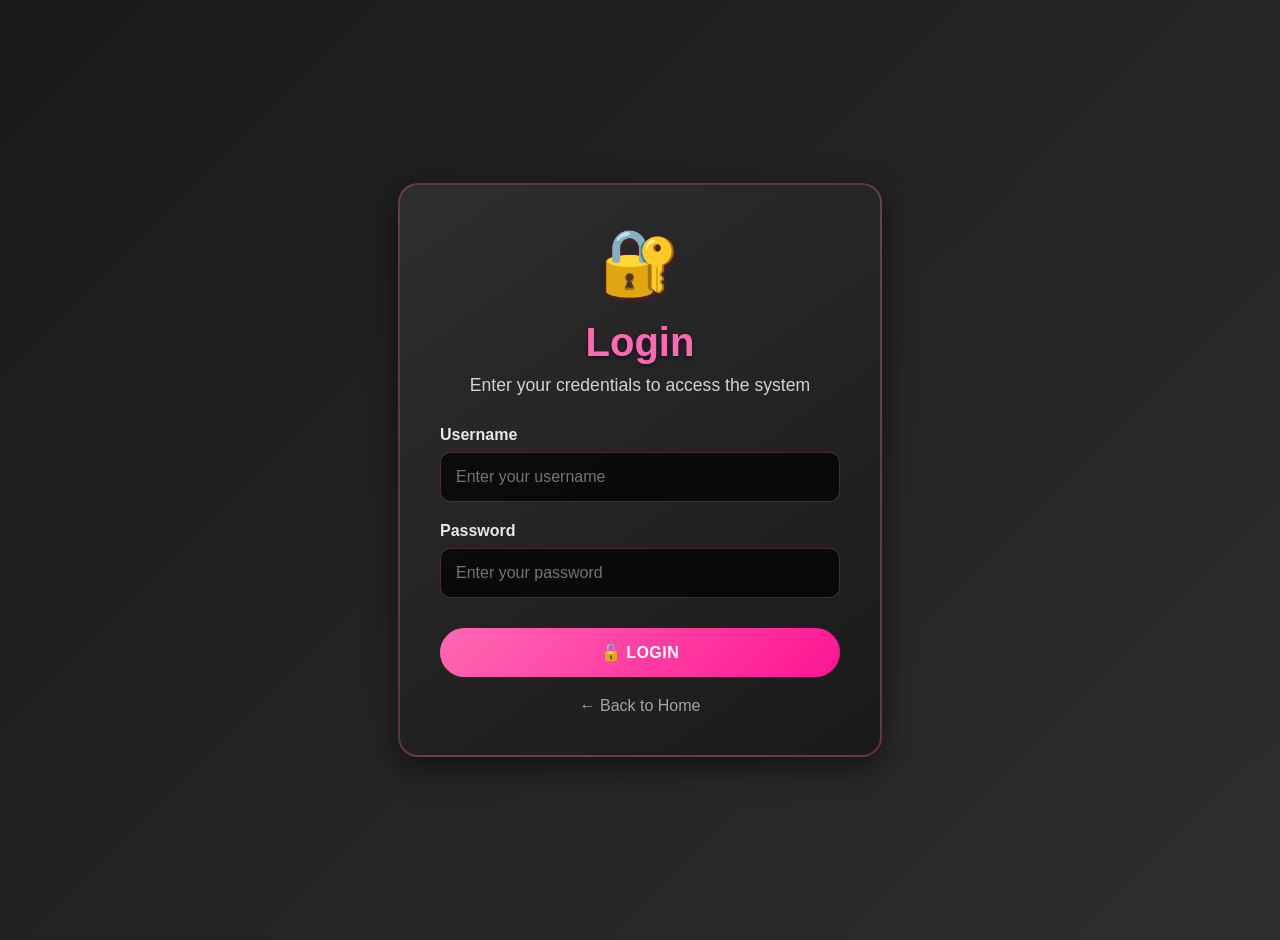
<file: login.html>
<!DOCTYPE html>
<html lang="en">
<head>
    <meta charset="UTF-8">
    <meta name="viewport" content="width=device-width, initial-scale=1.0">
    <title>🔐 Login - JOSEE'S FINEST</title>
    <style>
        body {
            background: linear-gradient(135deg, #1a1a1a 0%, #2d2d2d 100%);
            color: white;
            font-family: Arial, sans-serif;
            padding: 20px;
            margin: 0;
            min-height: 100vh;
            display: flex;
            align-items: center;
            justify-content: center;
        }
        .login-container {
            background: linear-gradient(145deg, #2d2d2d, #1a1a1a);
            border: 2px solid rgba(255, 105, 180, 0.3);
            border-radius: 20px;
            padding: 40px;
            max-width: 400px;
            width: 100%;
            text-align: center;
            box-shadow: 0 10px 30px rgba(0, 0, 0, 0.5);
        }
        .login-header {
            margin-bottom: 30px;
        }
        .login-header h1 {
            color: #ff69b4;
            font-size: 2.5em;
            margin: 0;
            text-shadow: 0 2px 4px rgba(0, 0, 0, 0.5);
        }
        .login-header p {
            color: rgba(255, 255, 255, 0.8);
            margin: 10px 0 0 0;
            font-size: 1.1em;
        }
        .form-group {
            margin-bottom: 20px;
            text-align: left;
        }
        .form-group label {
            display: block;
            margin-bottom: 8px;
            color: rgba(255, 255, 255, 0.9);
            font-weight: 600;
        }
        .form-group input {
            width: 100%;
            padding: 15px;
            border: 1px solid rgba(255, 105, 180, 0.3);
            border-radius: 10px;
            background: rgba(0, 0, 0, 0.7);
            color: white;
            font-size: 16px;
            transition: all 0.3s ease;
            box-sizing: border-box;
        }
        .form-group input:focus {
            outline: none;
            border-color: rgba(255, 105, 180, 0.5);
            box-shadow: 0 0 0 3px rgba(255, 105, 180, 0.2);
        }
        .login-btn {
            background: linear-gradient(135deg, #ff69b4, #ff1493);
            color: white;
            border: none;
            padding: 15px 30px;
            border-radius: 25px;
            font-weight: 600;
            cursor: pointer;
            transition: all 0.3s ease;
            text-transform: uppercase;
            letter-spacing: 0.5px;
            width: 100%;
            font-size: 16px;
            margin-top: 10px;
        }
        .login-btn:hover {
            transform: translateY(-2px);
            box-shadow: 0 4px 12px rgba(255, 105, 180, 0.4);
        }
        .back-link {
            display: inline-block;
            margin-top: 20px;
            color: rgba(255, 255, 255, 0.6);
            text-decoration: none;
            transition: color 0.3s ease;
        }
        .back-link:hover {
            color: #ff69b4;
        }
        .error-message {
            background: linear-gradient(145deg, #f44336, #d32f2f);
            color: white;
            padding: 15px;
            border-radius: 10px;
            margin: 20px 0;
            display: none;
            font-weight: 600;
        }
        .lock-icon {
            font-size: 4em;
            margin-bottom: 20px;
            color: #e50914;
            text-shadow: 0 2px 4px rgba(229, 9, 20, 0.3);
        }
    </style>
</head>
<body>
    <div class="login-container">
        <div class="lock-icon">🔐</div>
        <div class="login-header">
            <h1>Login</h1>
            <p>Enter your credentials to access the system</p>
        </div>
        
        <form id="loginForm">
            <div class="form-group">
                <label for="username">Username</label>
                <input type="text" id="username" name="username" placeholder="Enter your username" required>
            </div>
            <div class="form-group">
                <label for="password">Password</label>
                <input type="password" id="password" name="password" placeholder="Enter your password" required>
            </div>
            
            <div id="errorMessage" class="error-message">
                ❌ Incorrect username or password. Please try again.
            </div>
            
            <button type="submit" class="login-btn">🔓 Login</button>
        </form>
        
        <a href="index.html" class="back-link">← Back to Home</a>
    </div>

    <script>
        // Simple login handling
        document.getElementById('loginForm').addEventListener('submit', function(e) {
            e.preventDefault();
            
            const username = document.getElementById('username').value;
            const password = document.getElementById('password').value;
            const errorMessage = document.getElementById('errorMessage');
            
            // Simple authentication (you can customize this)
            if (username === 'admin' && password === '4997G9749@j') {
                // Redirect to admin panel
                window.location.href = 'admin-panel.html';
            } else {
                // Show error message
                errorMessage.style.display = 'block';
                document.getElementById('password').value = '';
                document.getElementById('username').focus();
                
                // Hide error after 3 seconds
                setTimeout(() => {
                    errorMessage.style.display = 'none';
                }, 3000);
            }
        });
    </script>
</body>
</html>
</file>
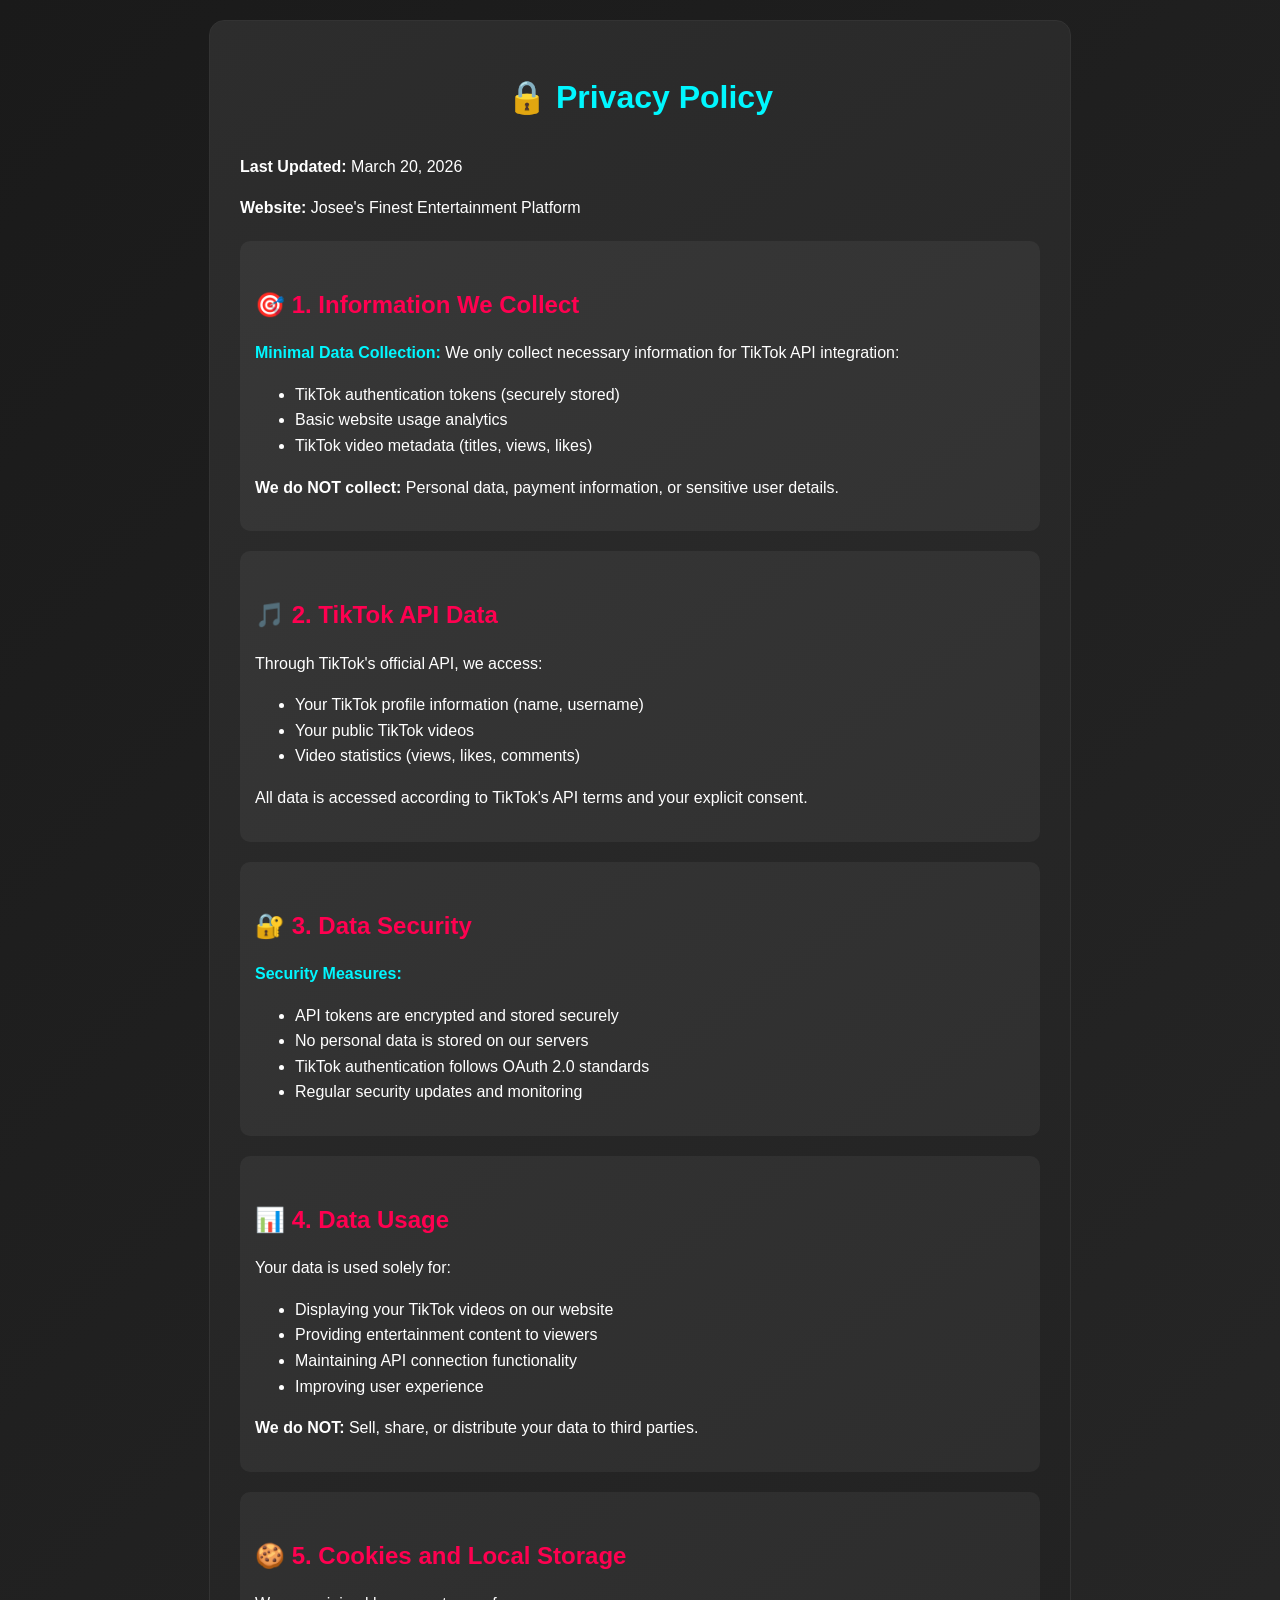
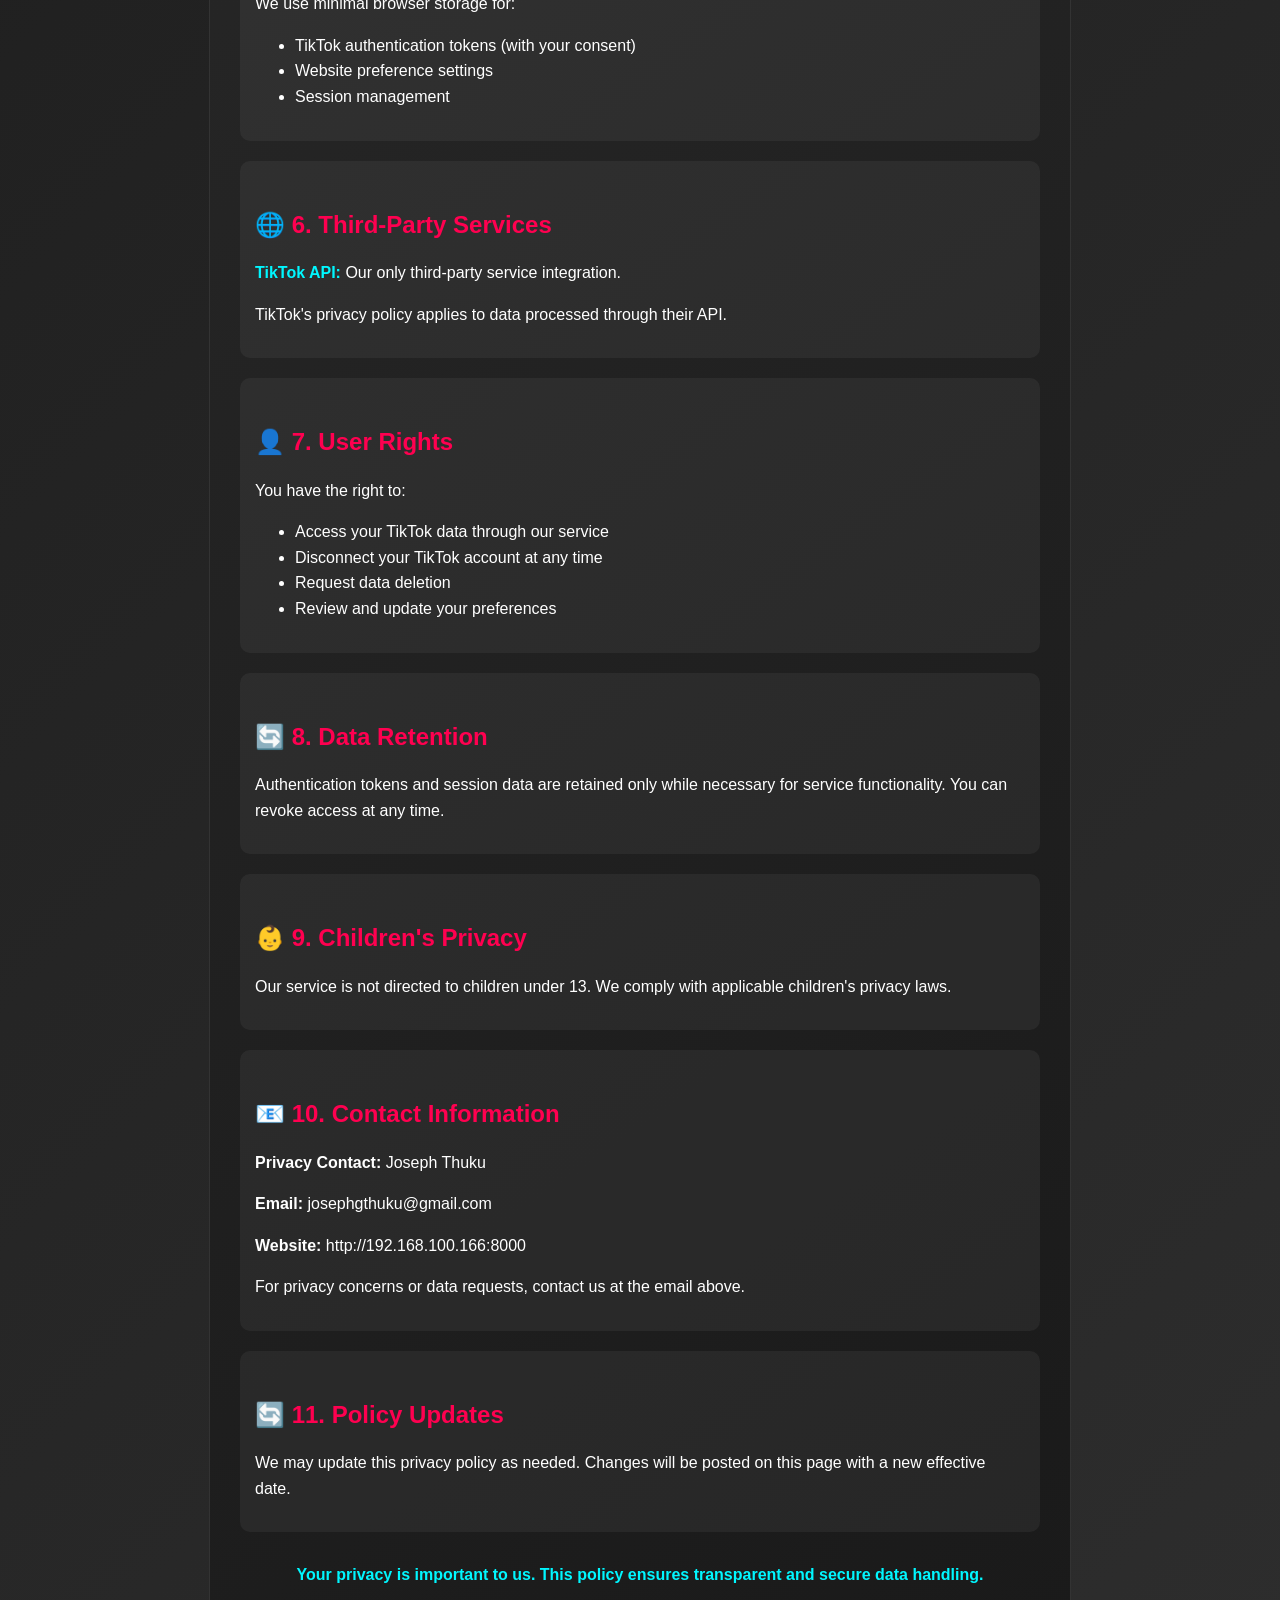
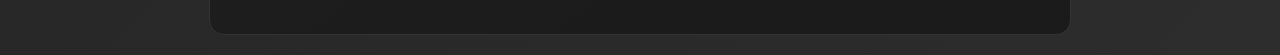
<file: privacy-policy.html>
<!DOCTYPE html>
<html lang="en">
<head>
    <meta charset="UTF-8">
    <meta name="viewport" content="width=device-width, initial-scale=1.0">
    <title>Privacy Policy - Josee's Finest</title>
    <style>
        body {
            background: linear-gradient(135deg, #1a1a1a 0%, #2d2d2d 100%);
            color: white;
            font-family: Arial, sans-serif;
            margin: 0;
            padding: 20px;
            line-height: 1.6;
        }
        .container {
            max-width: 800px;
            margin: 0 auto;
            background: linear-gradient(145deg, #2d2d2d, #1a1a1a);
            border: 1px solid #333;
            border-radius: 15px;
            padding: 30px;
        }
        h1 {
            color: #00f7ff;
            text-align: center;
            margin-bottom: 30px;
        }
        h2 {
            color: #ff0050;
            margin-top: 30px;
            margin-bottom: 15px;
        }
        .section {
            margin: 20px 0;
            padding: 15px;
            background: rgba(255, 255, 255, 0.05);
            border-radius: 10px;
        }
        .highlight {
            color: #00f7ff;
            font-weight: bold;
        }
    </style>
</head>
<body>
    <div class="container">
        <h1>🔒 Privacy Policy</h1>
        <p><strong>Last Updated:</strong> March 20, 2026</p>
        <p><strong>Website:</strong> Josee's Finest Entertainment Platform</p>

        <div class="section">
            <h2>🎯 1. Information We Collect</h2>
            <p><span class="highlight">Minimal Data Collection:</span> We only collect necessary information for TikTok API integration:</p>
            <ul>
                <li>TikTok authentication tokens (securely stored)</li>
                <li>Basic website usage analytics</li>
                <li>TikTok video metadata (titles, views, likes)</li>
            </ul>
            <p><strong>We do NOT collect:</strong> Personal data, payment information, or sensitive user details.</p>
        </div>

        <div class="section">
            <h2>🎵 2. TikTok API Data</h2>
            <p>Through TikTok's official API, we access:</p>
            <ul>
                <li>Your TikTok profile information (name, username)</li>
                <li>Your public TikTok videos</li>
                <li>Video statistics (views, likes, comments)</li>
            </ul>
            <p>All data is accessed according to TikTok's API terms and your explicit consent.</p>
        </div>

        <div class="section">
            <h2>🔐 3. Data Security</h2>
            <p><span class="highlight">Security Measures:</span></p>
            <ul>
                <li>API tokens are encrypted and stored securely</li>
                <li>No personal data is stored on our servers</li>
                <li>TikTok authentication follows OAuth 2.0 standards</li>
                <li>Regular security updates and monitoring</li>
            </ul>
        </div>

        <div class="section">
            <h2>📊 4. Data Usage</h2>
            <p>Your data is used solely for:</p>
            <ul>
                <li>Displaying your TikTok videos on our website</li>
                <li>Providing entertainment content to viewers</li>
                <li>Maintaining API connection functionality</li>
                <li>Improving user experience</li>
            </ul>
            <p><strong>We do NOT:</strong> Sell, share, or distribute your data to third parties.</p>
        </div>

        <div class="section">
            <h2>🍪 5. Cookies and Local Storage</h2>
            <p>We use minimal browser storage for:</p>
            <ul>
                <li>TikTok authentication tokens (with your consent)</li>
                <li>Website preference settings</li>
                <li>Session management</li>
            </ul>
        </div>

        <div class="section">
            <h2>🌐 6. Third-Party Services</h2>
            <p><span class="highlight">TikTok API:</span> Our only third-party service integration.</p>
            <p>TikTok's privacy policy applies to data processed through their API.</p>
        </div>

        <div class="section">
            <h2>👤 7. User Rights</h2>
            <p>You have the right to:</p>
            <ul>
                <li>Access your TikTok data through our service</li>
                <li>Disconnect your TikTok account at any time</li>
                <li>Request data deletion</li>
                <li>Review and update your preferences</li>
            </ul>
        </div>

        <div class="section">
            <h2>🔄 8. Data Retention</h2>
            <p>Authentication tokens and session data are retained only while necessary for service functionality. You can revoke access at any time.</p>
        </div>

        <div class="section">
            <h2>👶 9. Children's Privacy</h2>
            <p>Our service is not directed to children under 13. We comply with applicable children's privacy laws.</p>
        </div>

        <div class="section">
            <h2>📧 10. Contact Information</h2>
            <p><strong>Privacy Contact:</strong> Joseph Thuku</p>
            <p><strong>Email:</strong> josephgthuku@gmail.com</p>
            <p><strong>Website:</strong> http://192.168.100.166:8000</p>
            <p>For privacy concerns or data requests, contact us at the email above.</p>
        </div>

        <div class="section">
            <h2>🔄 11. Policy Updates</h2>
            <p>We may update this privacy policy as needed. Changes will be posted on this page with a new effective date.</p>
        </div>

        <p style="text-align: center; margin-top: 30px; color: #00f7ff;">
            <strong>Your privacy is important to us. This policy ensures transparent and secure data handling.</strong>
        </p>
    </div>
</body>
</html>
</file>
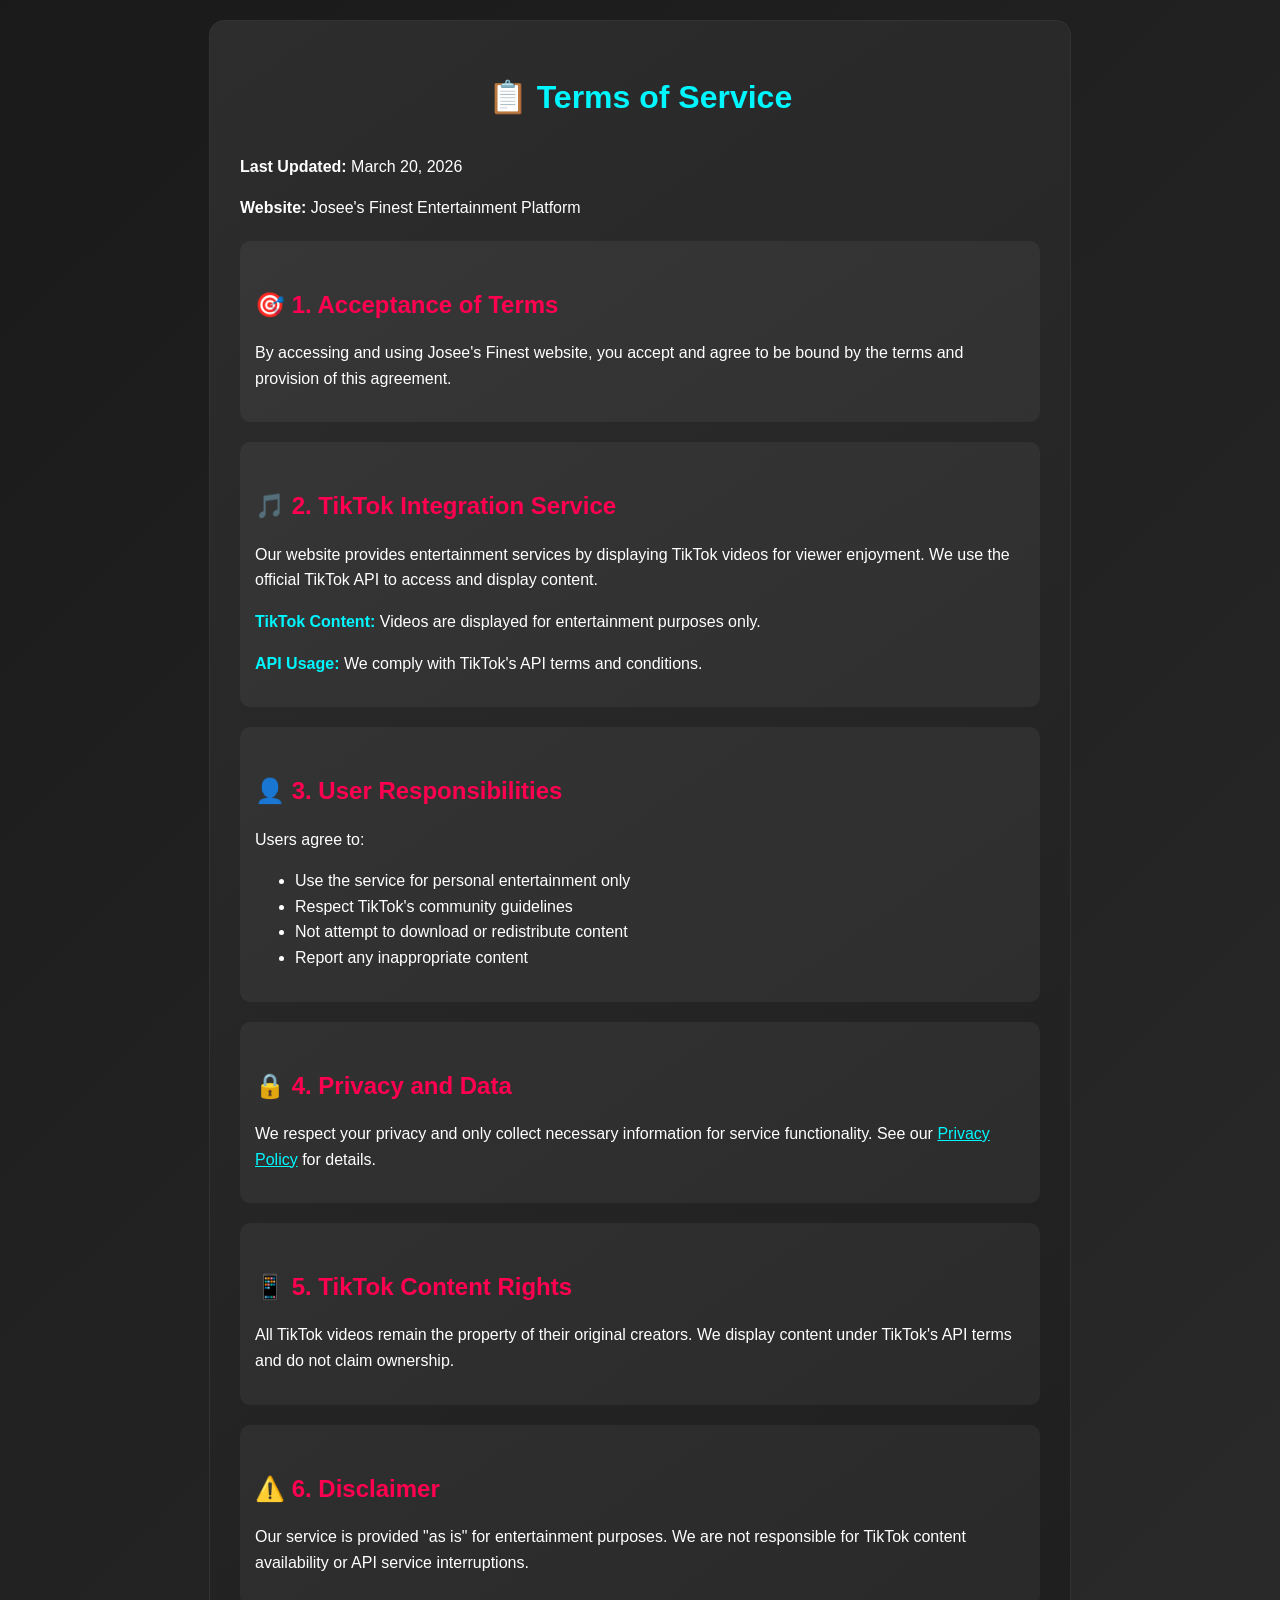
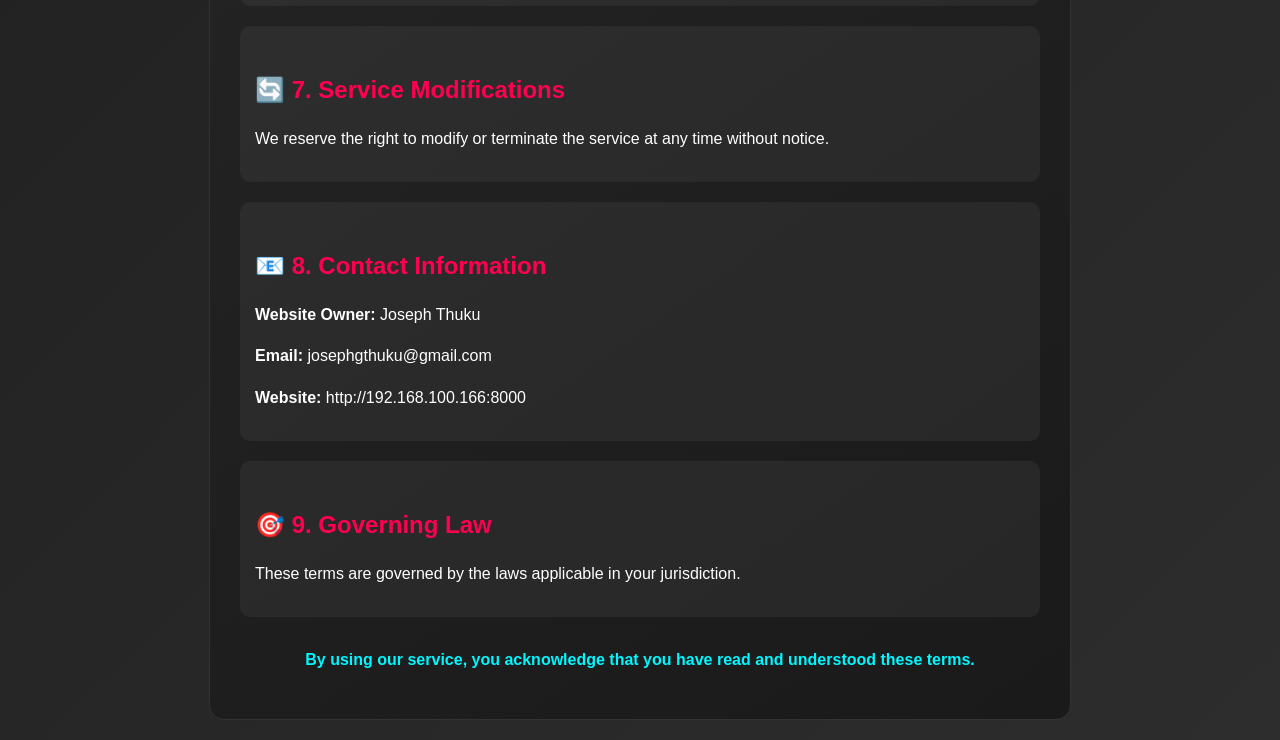
<file: terms-of-service.html>
<!DOCTYPE html>
<html lang="en">
<head>
    <meta charset="UTF-8">
    <meta name="viewport" content="width=device-width, initial-scale=1.0">
    <title>Terms of Service - Josee's Finest</title>
    <style>
        body {
            background: linear-gradient(135deg, #1a1a1a 0%, #2d2d2d 100%);
            color: white;
            font-family: Arial, sans-serif;
            margin: 0;
            padding: 20px;
            line-height: 1.6;
        }
        .container {
            max-width: 800px;
            margin: 0 auto;
            background: linear-gradient(145deg, #2d2d2d, #1a1a1a);
            border: 1px solid #333;
            border-radius: 15px;
            padding: 30px;
        }
        h1 {
            color: #00f7ff;
            text-align: center;
            margin-bottom: 30px;
        }
        h2 {
            color: #ff0050;
            margin-top: 30px;
            margin-bottom: 15px;
        }
        .section {
            margin: 20px 0;
            padding: 15px;
            background: rgba(255, 255, 255, 0.05);
            border-radius: 10px;
        }
        .highlight {
            color: #00f7ff;
            font-weight: bold;
        }
    </style>
</head>
<body>
    <div class="container">
        <h1>📋 Terms of Service</h1>
        <p><strong>Last Updated:</strong> March 20, 2026</p>
        <p><strong>Website:</strong> Josee's Finest Entertainment Platform</p>

        <div class="section">
            <h2>🎯 1. Acceptance of Terms</h2>
            <p>By accessing and using Josee's Finest website, you accept and agree to be bound by the terms and provision of this agreement.</p>
        </div>

        <div class="section">
            <h2>🎵 2. TikTok Integration Service</h2>
            <p>Our website provides entertainment services by displaying TikTok videos for viewer enjoyment. We use the official TikTok API to access and display content.</p>
            <p><span class="highlight">TikTok Content:</span> Videos are displayed for entertainment purposes only.</p>
            <p><span class="highlight">API Usage:</span> We comply with TikTok's API terms and conditions.</p>
        </div>

        <div class="section">
            <h2>👤 3. User Responsibilities</h2>
            <p>Users agree to:</p>
            <ul>
                <li>Use the service for personal entertainment only</li>
                <li>Respect TikTok's community guidelines</li>
                <li>Not attempt to download or redistribute content</li>
                <li>Report any inappropriate content</li>
            </ul>
        </div>

        <div class="section">
            <h2>🔒 4. Privacy and Data</h2>
            <p>We respect your privacy and only collect necessary information for service functionality. See our <a href="privacy-policy.html" style="color: #00f7ff;">Privacy Policy</a> for details.</p>
        </div>

        <div class="section">
            <h2>📱 5. TikTok Content Rights</h2>
            <p>All TikTok videos remain the property of their original creators. We display content under TikTok's API terms and do not claim ownership.</p>
        </div>

        <div class="section">
            <h2>⚠️ 6. Disclaimer</h2>
            <p>Our service is provided "as is" for entertainment purposes. We are not responsible for TikTok content availability or API service interruptions.</p>
        </div>

        <div class="section">
            <h2>🔄 7. Service Modifications</h2>
            <p>We reserve the right to modify or terminate the service at any time without notice.</p>
        </div>

        <div class="section">
            <h2>📧 8. Contact Information</h2>
            <p><strong>Website Owner:</strong> Joseph Thuku</p>
            <p><strong>Email:</strong> josephgthuku@gmail.com</p>
            <p><strong>Website:</strong> http://192.168.100.166:8000</p>
        </div>

        <div class="section">
            <h2>🎯 9. Governing Law</h2>
            <p>These terms are governed by the laws applicable in your jurisdiction.</p>
        </div>

        <p style="text-align: center; margin-top: 30px; color: #00f7ff;">
            <strong>By using our service, you acknowledge that you have read and understood these terms.</strong>
        </p>
    </div>
</body>
</html>
</file>
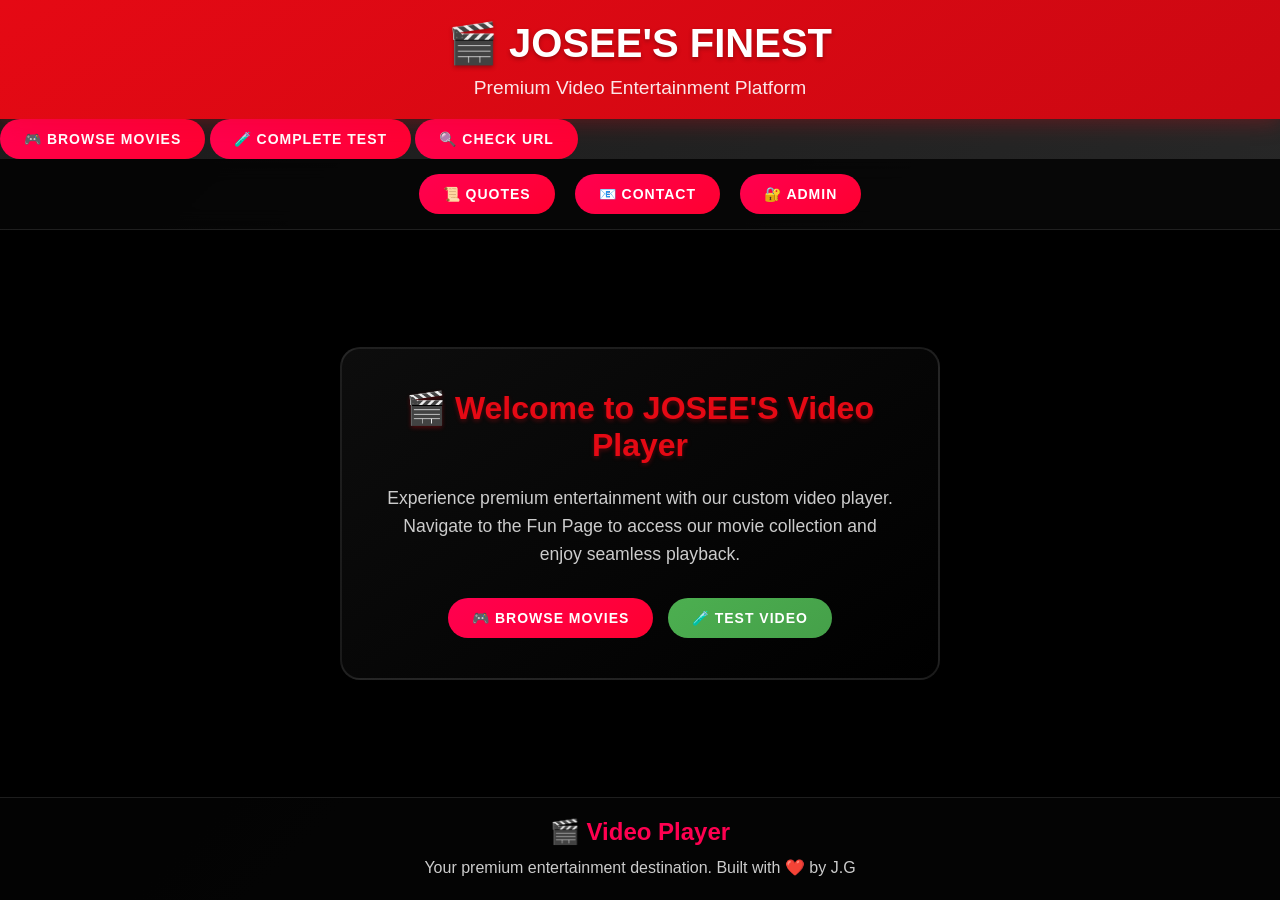
<file: video-player.html>
<!DOCTYPE html>
<html lang="en">
<head>
    <meta charset="UTF-8">
    <meta name="viewport" content="width=device-width, initial-scale=1.0">
    <title>🎬 JOSEE'S FINEST - Video Player</title>
    <style>
        * {
            margin: 0;
            padding: 0;
            box-sizing: border-box;
        }

        body {
            background: linear-gradient(135deg, #1a1a1a 0%, #2d2d2d 100%);
            color: white;
            font-family: 'Segoe UI', Tahoma, Geneva, Verdana, sans-serif;
            min-height: 100vh;
            overflow: hidden;
        }

        .video-container {
            position: relative;
            width: 100%;
            height: 100vh;
            display: flex;
            flex-direction: column;
        }

        .video-header {
            background: linear-gradient(145deg, #e50914, #cc0812);
            padding: 20px;
            text-align: center;
            position: relative;
            z-index: 100;
            box-shadow: 0 4px 20px rgba(229, 9, 20, 0.3);
        }

        .video-header h1 {
            font-size: 2.5em;
            margin: 0 0 10px 0;
            text-shadow: 0 2px 4px rgba(0, 0, 0, 0.3);
            animation: glow 2s ease-in-out infinite alternate;
        }

        .video-header p {
            font-size: 1.2em;
            opacity: 0.9;
            margin: 0;
        }

        .video-controls {
            background: rgba(0, 0, 0, 0.8);
            padding: 15px;
            display: flex;
            justify-content: center;
            gap: 20px;
            flex-wrap: wrap;
            backdrop-filter: blur(10px);
            border-bottom: 1px solid rgba(255, 255, 255, 0.1);
        }

        .nav-btn {
            background: linear-gradient(145deg, #ff0050, #ff0030);
            color: white;
            border: none;
            padding: 12px 24px;
            border-radius: 25px;
            cursor: pointer;
            font-weight: 600;
            font-size: 14px;
            transition: all 0.3s ease;
            text-transform: uppercase;
            letter-spacing: 1px;
            display: inline-flex;
            align-items: center;
            gap: 8px;
        }

        .nav-btn:hover {
            transform: translateY(-2px);
            box-shadow: 0 5px 20px rgba(255, 0, 80, 0.4);
            background: linear-gradient(145deg, #ff0060, #ff0040);
        }

        .nav-btn:active {
            transform: translateY(0);
        }

        .video-player {
            flex: 1;
            display: flex;
            align-items: center;
            justify-content: center;
            background: #000;
            position: relative;
            overflow: hidden;
        }

        .video-player video {
            width: 100%;
            height: 100%;
            object-fit: contain;
        }

        .video-placeholder {
            text-align: center;
            padding: 40px;
            background: linear-gradient(145deg, rgba(255, 255, 255, 0.05), rgba(0, 0, 0, 0.3));
            border: 2px solid rgba(255, 255, 255, 0.1);
            border-radius: 20px;
            max-width: 600px;
            backdrop-filter: blur(10px);
        }

        .video-placeholder h2 {
            color: #e50914;
            font-size: 2em;
            margin-bottom: 20px;
            text-shadow: 0 2px 4px rgba(229, 9, 20, 0.3);
        }

        .video-placeholder p {
            color: #ccc;
            font-size: 1.1em;
            margin-bottom: 30px;
            line-height: 1.6;
        }

        .video-info {
            background: rgba(0, 0, 0, 0.9);
            padding: 20px;
            text-align: center;
            border-top: 1px solid rgba(255, 255, 255, 0.1);
        }

        .video-info h3 {
            color: #ff0050;
            font-size: 1.5em;
            margin-bottom: 10px;
        }

        .video-info p {
            color: #ccc;
            font-size: 1em;
            line-height: 1.5;
        }

        @keyframes glow {
            from { text-shadow: 0 2px 4px rgba(229, 9, 20, 0.3); }
            to { text-shadow: 0 2px 20px rgba(229, 9, 20, 0.6); }
        }

        @keyframes pulse {
            0% { transform: scale(1); }
            50% { transform: scale(1.05); }
            100% { transform: scale(1); }
        }

        .loading {
            animation: pulse 1.5s ease-in-out infinite;
        }

        @media (max-width: 768px) {
            .video-header h1 {
                font-size: 1.8em;
            }
            
            .video-controls {
                padding: 10px;
                gap: 10px;
            }
            
            .nav-btn {
                padding: 10px 16px;
                font-size: 12px;
            }
        }
    </style>
</head>
<body>
    <div class="video-container">
        <div class="video-header">
            <h1>🎬 JOSEE'S FINEST</h1>
            <p>Premium Video Entertainment Platform</p>
        </div>

        <div class="video-actions">
            <button class="nav-btn" onclick="goToPage('fun.html')">
                🎮 Browse Movies
            </button>
            <button class="nav-btn" onclick="testCompleteVideoPlayer()">
                🧪 Complete Test
            </button>
            <button class="nav-btn" onclick="validateVideoUrl()">
                🔍 Check URL
            </button>
        </div>

        <div class="video-controls">
            <button class="nav-btn" onclick="goToPage('quotes-fresh.html')">
                📜 Quotes
            </button>
            <button class="nav-btn" onclick="goToPage('contact.html')">
                📧 Contact
            </button>
            <button class="nav-btn" onclick="goToPage('admin-login.html')">
                🔐 Admin
            </button>
        </div>

        <div class="video-player" id="videoPlayer">
            <div class="video-placeholder">
                <h2>🎬 Welcome to JOSEE'S Video Player</h2>
                <p>Experience premium entertainment with our custom video player. Navigate to the Fun Page to access our movie collection and enjoy seamless playback.</p>
                <button class="nav-btn" onclick="goToPage('fun.html')">
                    🎮 Browse Movies
                </button>
                <button class="nav-btn" onclick="testVideo()" style="background: linear-gradient(145deg, #4caf50, #45a049); margin-left: 10px;">
                    🧪 Test Video
                </button>
            </div>
        </div>

        <div class="video-info">
            <h3 id="videoTitle">🎬 Video Player</h3>
            <p id="videoDescription">Your premium entertainment destination. Built with ❤️ by J.G</p>
        </div>
    </div>

    <script>
        // Validate video URL function
        function validateVideoUrl() {
            const videoUrl = getUrlParameter('video');
            const title = getUrlParameter('title');
            
            console.log('🔍 Validating video URL...');
            console.log('📋 Video URL:', videoUrl);
            console.log('📋 Title:', title);
            
            if (videoUrl) {
                // Test URL accessibility with different methods
                console.log('🌐 Testing URL accessibility...');
                
                // Method 1: Direct fetch
                fetch(videoUrl, { 
                    method: 'HEAD',
                    mode: 'no-cors',
                    cache: 'no-cache'
                })
                    .then(response => {
                        console.log('✅ Direct fetch successful:', response.status);
                        console.log('📋 Content-Type:', response.headers.get('Content-Type'));
                        console.log('📋 Content-Length:', response.headers.get('Content-Length'));
                        
                        if (response.ok) {
                            alert(`✅ Video URL is valid!\n\nURL: ${videoUrl}\nStatus: ${response.status}\nContent-Type: ${response.headers.get('Content-Type') || 'Unknown'}\n\nThe video should play!`);
                        } else {
                            console.error('❌ URL not accessible:', response.status);
                            alert(`⚠️ URL returned status: ${response.status}\n\nThis might be a CORS issue or the video file is temporarily unavailable.\n\nTry clicking the play button directly.`);
                        }
                    })
                    .catch(error => {
                        console.error('❌ Direct fetch failed:', error);
                        
                        // Method 2: Image test (often bypasses CORS)
                        console.log('🖼️ Testing with image method...');
                        const img = new Image();
                        img.onload = () => {
                            console.log('✅ Image load successful - URL is accessible');
                            alert(`✅ Video URL is accessible!\n\nURL: ${videoUrl}\n\nThe image test worked, so the URL is valid.\nVideo should play when you click the play button.`);
                        };
                        img.onerror = () => {
                            console.error('❌ Image test failed');
                            alert(`⚠️ URL validation failed\n\nURL: ${videoUrl}\n\nThis might be:\n• CORS restriction\n• Network error\n• Invalid video format\n\nTry clicking the play button directly.`);
                        };
                        img.src = videoUrl;
                    });
            } else {
                alert('❌ No video URL to validate!');
            }
        }

        // Comprehensive test function
        function testCompleteVideoPlayer() {
            console.log('🧪 Running complete video player test...');
            
            // Test 1: Check video element support
            const videoElement = document.createElement('video');
            console.log('📋 Video element support:', !!videoElement.canPlayType);
            
            // Test 2: Check URL parameters
            const videoUrl = getUrlParameter('video');
            const title = getUrlParameter('title');
            const type = getUrlParameter('type') || 'movie';
            
            console.log('📋 URL parameters:', { videoUrl, title, type });
            
            // Test 3: Try playing known working video
            const testUrl = 'https://commondatastorage.googleapis.com/gtv-videos-bucket/sample/BigBuckBunny.mp4';
            const testTitle = 'Big Buck Bunny - Complete Test';
            const testType = 'movie';
            
            console.log('🧪 Testing with known working video...');
            playVideo(testUrl, testTitle, testType);
            
            // Test 4: Check if current video has valid URL
            if (videoUrl && videoUrl !== 'undefined' && videoUrl !== '') {
                console.log('🔍 Validating current video URL...');
                validateVideoUrl();
            } else {
                console.log('⚠️ No valid video URL in parameters');
            }
        }

        // Get URL parameters
        function getUrlParameter(name) {
            const urlParams = new URLSearchParams(window.location.search);
            return urlParams.get(name);
        }

        // Navigate to page
        function goToPage(page) {
            window.location.href = page;
        }

        // Load video from parameters
        function loadVideoFromParams() {
            const videoUrl = getUrlParameter('video');
            const title = getUrlParameter('title');
            const type = getUrlParameter('type') || 'movie';

            console.log('🎬 Video Player Parameters:');
            console.log('📋 Full URL:', window.location.href);
            console.log('📋 Video URL:', videoUrl);
            console.log('📋 Title:', title);
            console.log('📋 Type:', type);

            if (videoUrl && title) {
                console.log('✅ Parameters valid, calling playVideo...');
                playVideo(videoUrl, title, type);
            } else {
                console.log('📋 No video parameters found, showing welcome screen');
            }
        }

        // Play video function
        function playVideo(videoUrl, title, type = 'movie') {
            console.log('🎬 Playing video:', { videoUrl, title, type });
            
            const player = document.getElementById('videoPlayer');
            const titleElement = document.getElementById('videoTitle');
            const descElement = document.getElementById('videoDescription');

            // Update title and description
            titleElement.textContent = `🎬 ${title}`;
            descElement.textContent = `Now playing: ${title} - ${type.charAt(0).toUpperCase() + type.slice(1)} content from JOSEE'S FINEST collection`;

            // Clear player and show loading
            player.innerHTML = '<div class="video-placeholder loading"><h2>🎬 Loading...</h2><p>Please wait while we prepare your video...</p></div>';

            // Add CORS headers and fix video source
            const videoElement = document.createElement('video');
            videoElement.controls = true;
            videoElement.autoplay = false;
            videoElement.muted = false;
            videoElement.preload = 'metadata';
            videoElement.playsInline = true;
            videoElement.crossOrigin = 'anonymous'; // Add CORS support
            videoElement.style.cssText = 'width: 100%; height: 100%; object-fit: contain; background: black;';

            // Handle Firebase URLs and add CORS headers
            let videoSource = videoUrl;
            
            // Convert YouTube URLs to embed format
            if (videoUrl.includes('youtube.com/watch?v=')) {
                const videoId = videoUrl.split('watch?v=')[1].split('&')[0];
                videoSource = `https://www.youtube.com/embed/${videoId}?autoplay=1&mute=0&controls=1&rel=0&modestbranding=1`;
                console.log('🎬 YouTube URL converted to embed format:', videoSource);
                
                // For YouTube, use iframe instead of video element
                const iframeElement = document.createElement('iframe');
                iframeElement.src = videoSource;
                iframeElement.style.cssText = 'width: 100%; height: 100%; border: none; object-fit: contain;';
                iframeElement.setAttribute('allowfullscreen', 'true');
                iframeElement.setAttribute('allow', 'accelerometer; autoplay; clipboard-write; encrypted-media; gyroscope; picture-in-picture; web-share');
                
                console.log('🎬 Using iframe for YouTube video');
                
                // Display YouTube iframe
                player.innerHTML = '';
                player.appendChild(iframeElement);
                
                // Update title
                titleElement.textContent = `🎬 ${title}`;
                descElement.textContent = `Now playing: ${title} - YouTube video from JOSEE'S FINEST collection`;
                
                return; // Exit early for YouTube videos
            }
            
            // Handle short YouTube URLs (youtu.be)
            if (videoUrl.includes('youtu.be/')) {
                const videoId = videoUrl.split('youtu.be/')[1].split('?')[0];
                videoSource = `https://www.youtube.com/embed/${videoId}?autoplay=1&mute=0&controls=1&rel=0&modestbranding=1`;
                console.log('🎬 Short YouTube URL converted to embed format:', videoSource);
                
                // For YouTube, use iframe instead of video element
                const iframeElement = document.createElement('iframe');
                iframeElement.src = videoSource;
                iframeElement.style.cssText = 'width: 100%; height: 100%; border: none; object-fit: contain;';
                iframeElement.setAttribute('allowfullscreen', 'true');
                iframeElement.setAttribute('allow', 'accelerometer; autoplay; clipboard-write; encrypted-media; gyroscope; picture-in-picture; web-share');
                
                console.log('🎬 Using iframe for short YouTube video');
                
                // Display YouTube iframe
                player.innerHTML = '';
                player.appendChild(iframeElement);
                
                // Update title
                titleElement.textContent = `🎬 ${title}`;
                descElement.textContent = `Now playing: ${title} - YouTube video from JOSEE'S FINEST collection`;
                
                return; // Exit early for YouTube videos
            }
            
            // Check if it's a Firebase URL and add CORS headers
            if (videoUrl.includes('firebasestorage.googleapis.com') || 
                videoUrl.includes('googleapis.com') ||
                videoUrl.includes('firebaseio.com')) {
                
                console.log('🔥 Firebase URL detected, adding CORS handling');
                
                // Create a CORS-friendly video element with proper attributes
                videoElement.setAttribute('crossorigin', 'anonymous');
                videoElement.setAttribute('preload', 'metadata');
                
                // For Firebase URLs, we need to handle them differently
                const corsVideoElement = document.createElement('video');
                corsVideoElement.controls = true;
                corsVideoElement.autoplay = false;
                corsVideoElement.crossOrigin = 'anonymous';
                corsVideoElement.style.cssText = 'width: 100%; height: 100%; object-fit: contain; background: black;';
                
                const source = document.createElement('source');
                source.src = videoUrl;
                source.type = 'video/mp4';
                source.setAttribute('crossorigin', 'anonymous');
                
                corsVideoElement.appendChild(source);
                videoElement = corsVideoElement;
                
                console.log('🔥 Using CORS-enabled video element for Firebase URL');
            }
            
            // Add multiple source formats for compatibility
            const mp4Source = document.createElement('source');
            mp4Source.src = videoSource; // Use videoSource which may be modified for CORS
            mp4Source.type = 'video/mp4; codecs="avc1.42E01E,mp4a.40.2"';
            mp4Source.setAttribute('crossorigin', 'anonymous');
            
            const webmSource = document.createElement('source');
            webmSource.src = videoSource.replace('.mp4', '.webm');
            webmSource.type = 'video/webm; codecs="vp8,vorbis"';
            webmSource.setAttribute('crossorigin', 'anonymous');
            
            videoElement.appendChild(mp4Source);
            videoElement.appendChild(webmSource);
            
            // Modern video event handling
            videoElement.addEventListener('loadstart', () => {
                console.log('📋 Video load start detected');
            });

            videoElement.addEventListener('loadedmetadata', () => {
                console.log('📋 Video metadata loaded');
                console.log('📋 Duration:', videoElement.duration);
                console.log('📋 Dimensions:', videoElement.videoWidth + 'x' + videoElement.videoHeight);
                console.log('📋 Ready state:', videoElement.readyState);
            });

            videoElement.addEventListener('loadeddata', () => {
                console.log('📋 Video data loaded, ready state:', videoElement.readyState);
                if (videoElement.readyState >= 2) {
                    console.log('✅ Video ready for playback');
                    tryPlayVideo(videoElement);
                }
            });

            videoElement.addEventListener('canplaythrough', () => {
                console.log('✅ Video can play through, ready for playback');
                tryPlayVideo(videoElement);
            });

            videoElement.addEventListener('canplay', () => {
                console.log('✅ Video can play, displaying player');
                player.innerHTML = '';
                player.appendChild(videoElement);
                
                // Add click-to-play overlay for autoplay policy
                const overlay = document.createElement('div');
                overlay.style.cssText = `
                    position: absolute;
                    top: 0;
                    left: 0;
                    width: 100%;
                    height: 100%;
                    background: rgba(0, 0, 0, 0.8);
                    display: flex;
                    align-items: center;
                    justify-content: center;
                    cursor: pointer;
                    z-index: 10;
                    backdrop-filter: blur(5px);
                `;
                overlay.innerHTML = `
                    <div style="text-align: center; color: white; text-shadow: 2px 2px 4px rgba(0,0,0,0.8);">
                        <div style="font-size: 4em; margin-bottom: 20px; animation: pulse 2s infinite;">▶️</div>
                        <div style="font-size: 1.8em; font-weight: bold;">Click to Play</div>
                        <div style="font-size: 1em; opacity: 0.9; margin-top: 10px;">${title}</div>
                    </div>
                `;
                
                overlay.addEventListener('click', () => {
                    console.log('🖱️ User clicked to play video');
                    overlay.remove();
                    tryPlayVideo(videoElement);
                });
                
                player.appendChild(overlay);
                
                // Try to play video when ready
                setTimeout(() => {
                    tryPlayVideo(videoElement);
                }, 1000);
            });

            // Helper function to try playing video
            function tryPlayVideo(videoElement) {
                const playPromise = videoElement.play();
                
                if (playPromise !== undefined) {
                    playPromise.then(() => {
                        console.log('✅ Video playing successfully');
                        // Remove any overlay
                        const overlay = player.querySelector('div[style*="position: absolute"]');
                        if (overlay) overlay.remove();
                    }).catch(error => {
                        console.error('❌ Play failed:', error.name, error.message);
                        
                        // Show user-friendly error message
                        const errorDiv = document.createElement('div');
                        errorDiv.style.cssText = `
                            position: fixed;
                            top: 50%;
                            left: 50%;
                            transform: translate(-50%, -50%);
                            background: rgba(229, 9, 20, 0.95);
                            color: white;
                            padding: 20px;
                            border-radius: 10px;
                            z-index: 1000;
                            max-width: 400px;
                            text-align: center;
                        `;
                        errorDiv.innerHTML = `
                            <h3>⚠️ Playback Error</h3>
                            <p>${error.message}</p>
                            <p>Please try a different video or check your connection.</p>
                            <button onclick="this.parentElement.remove()" style="
                                background: white; color: #e50914; 
                                border: none; padding: 10px 20px; 
                                border-radius: 5px; cursor: pointer;
                                margin-top: 15px; font-weight: bold;
                            ">Close</button>
                        `;
                        document.body.appendChild(errorDiv);
                        
                        setTimeout(() => {
                            if (errorDiv.parentElement) {
                                errorDiv.remove();
                            }
                        }, 5000);
                    });
                } else {
                    console.log('✅ Legacy play() method worked');
                }
            }

            videoElement.addEventListener('error', (e) => {
                console.error('❌ Video error:', e);
                player.innerHTML = `
                    <div class="video-placeholder">
                        <h2>⚠️ Video Loading Error</h2>
                        <p>Unable to load the video. The video file may not be available or the format is not supported.</p>
                        <p><strong>Title:</strong> ${title}</p>
                        <p><strong>Type:</strong> ${type}</p>
                        <p><strong>URL:</strong> ${videoUrl}</p>
                        <button class="nav-btn" onclick="goToPage('fun.html')">
                            🎮 Browse More Movies
                        </button>
                    </div>
                `;
            });

            // Replace player content with video element
            player.innerHTML = '';
            player.appendChild(videoElement);
        }

        // Initialize on page load
        document.addEventListener('DOMContentLoaded', function() {
            loadVideoFromParams();
            
            // Add keyboard shortcuts
            document.addEventListener('keydown', (e) => {
                switch(e.key) {
                    case 'Escape':
                        goToPage('fun.html');
                        break;
                    case 'h':
                    case 'H':
                        goToPage('index.html');
                        break;
                    case 'f':
                    case 'F':
                        goToPage('fun.html');
                        break;
                }
            });

            console.log('🎬 JOSEE\'S Video Player initialized');
            console.log('📋 Available shortcuts: ESC (Back to Fun), H (Home), F (Fun Page)');
        });

        // Handle page visibility
        document.addEventListener('visibilitychange', () => {
            if (document.hidden) {
                // Pause video when page is not visible
                const video = document.querySelector('video');
                if (video && !video.paused) {
                    video.pause();
                }
            }
        });
    </script>
</body>
</html>
</file>
